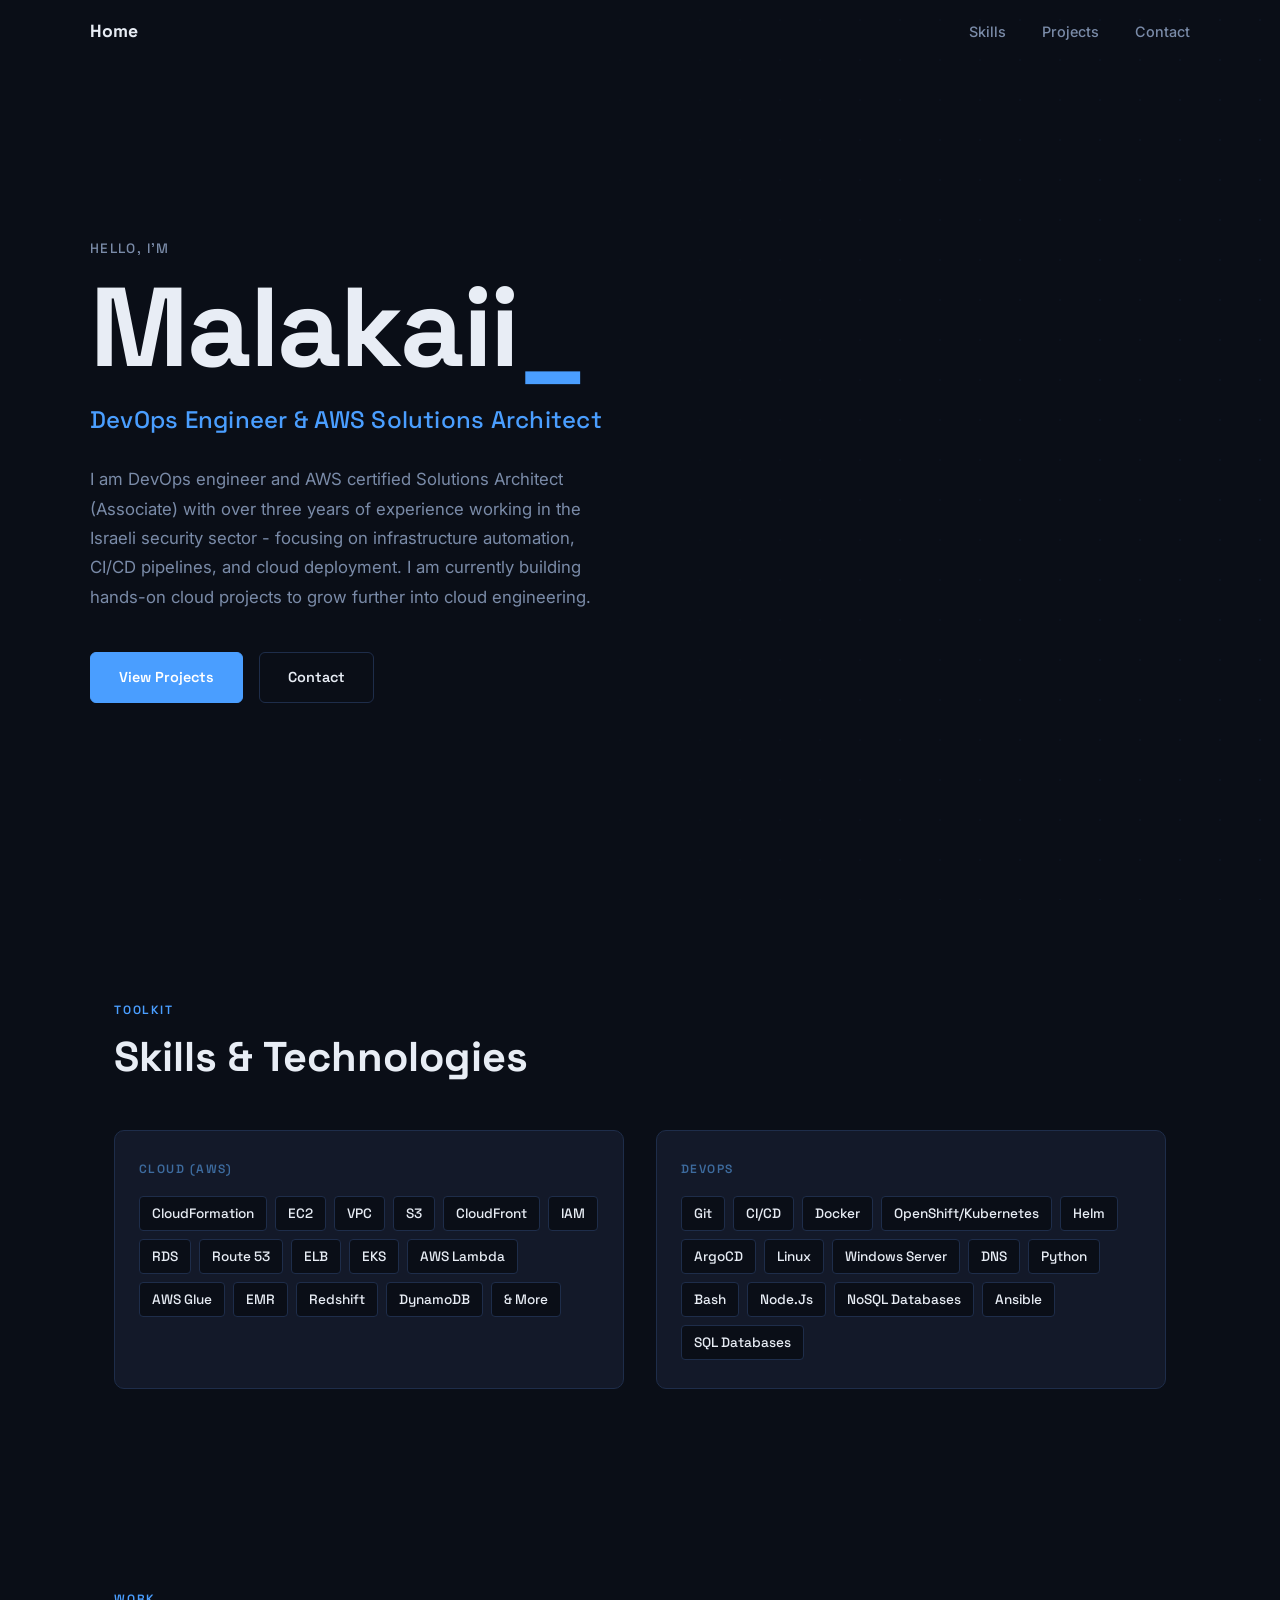
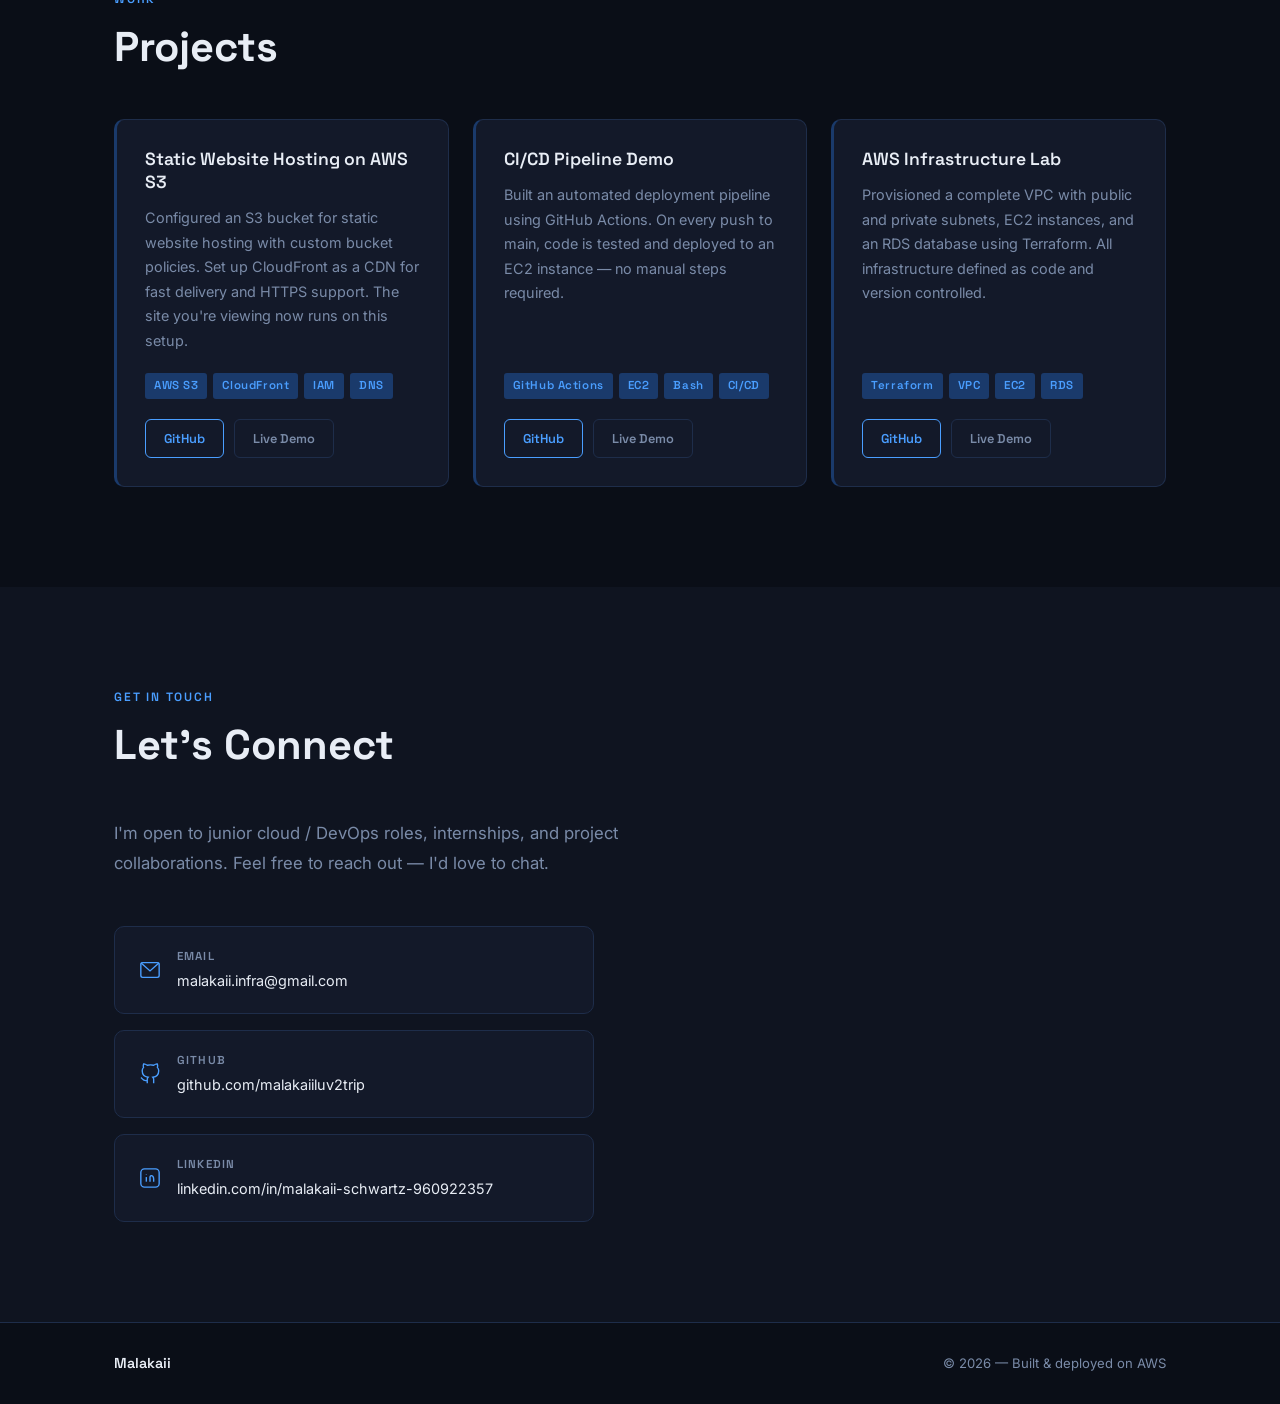
<file: index.html>
<!DOCTYPE html>
<html lang="en">
<head>
  <meta charset="UTF-8" />
  <meta name="viewport" content="width=device-width, initial-scale=1.0" />
  <title>Malakaii — DevOps Engineer & AWS Solutions Architect</title>

  <!-- Link to our stylesheet -->
  <link rel="stylesheet" href="style.css" />

  <!-- Google Fonts: Space Grotesk for headings, Inter for body text -->
  <link rel="preconnect" href="https://fonts.googleapis.com" />
  <link rel="preconnect" href="https://fonts.gstatic.com" crossorigin />
  <link href="https://fonts.googleapis.com/css2?family=Space+Grotesk:wght@400;500;600;700&family=Inter:wght@400;500&display=swap" rel="stylesheet" />
</head>

<body>

  <!-- =============================================
       NAVIGATION BAR
       Fixed at top, collapses on mobile
  ============================================== -->
  <header class="nav-header" id="nav-header">
    <nav class="nav-container">

      <!-- Logo / name in nav -->
      <a href="#hero" class="nav-logo">Home</a>

      <!-- Desktop nav links -->
      <ul class="nav-links" id="nav-links">
        <li><a href="#skills" class="nav-link">Skills</a></li>
        <li><a href="#projects" class="nav-link">Projects</a></li>
        <li><a href="#contact" class="nav-link">Contact</a></li>
      </ul>

      <!-- Mobile hamburger button (hidden on desktop) -->
      <button class="nav-toggle" id="nav-toggle" aria-label="Toggle navigation">
        <span class="hamburger-line"></span>
        <span class="hamburger-line"></span>
        <span class="hamburger-line"></span>
      </button>

    </nav>
  </header>

  <!-- =============================================
       MAIN CONTENT
  ============================================== -->
  <main>

    <!-- ── HERO SECTION ─────────────────────────
         Full-screen intro with name, title, and CTA buttons
    ─────────────────────────────────────────── -->
    <section class="hero" id="hero">
      <div class="hero-content">

        <!-- Small label above name -->
        <p class="hero-label">Hello, I'm</p>

        <!-- Name with blinking cursor — the signature design element -->
        <h1 class="hero-name">Malakaii<span class="cursor" aria-hidden="true">_</span></h1>

        <!-- Title -->
        <h2 class="hero-title">DevOps Engineer & AWS Solutions Architect</h2>

        <!-- Short intro paragraph -->
        <p class="hero-intro">
          I am  DevOps engineer and AWS certified Solutions Architect (Associate) with over three years of experience working in the Israeli security sector -
          focusing on infrastructure automation, CI/CD pipelines, and cloud deployment.
	        I am currently building hands-on cloud projects to grow further into cloud engineering.
        </p>

        <!-- Call-to-action buttons -->
        <div class="hero-buttons">
          <a href="#projects" class="btn btn-primary">View Projects</a>
          <a href="#contact" class="btn btn-secondary">Contact</a>
        </div>

      </div>

      <!-- Subtle decorative background grid (CSS-only) -->
      <div class="hero-grid-bg" aria-hidden="true"></div>
    </section>


    <!-- ── SKILLS SECTION ────────────────────────
         Skills displayed as clean grouped tags
    ─────────────────────────────────────────── -->
    <section class="section skills-section" id="skills">
      <div class="container">

        <div class="section-label">Toolkit</div>
        <h2 class="section-heading reveal">Skills & Technologies</h2>

        <!-- Skills grouped by category -->
        <div class="skills-grid reveal">

          <!-- Cloud group -->
          <div class="skill-group">
            <h3 class="skill-group-title">Cloud (AWS)</h3>
            <div class="skill-tags">
              <span class="skill-tag">CloudFormation</span>
              <span class="skill-tag">EC2</span>
              <span class="skill-tag">VPC</span>
              <span class="skill-tag">S3</span>
              <span class="skill-tag">CloudFront</span>
              <span class="skill-tag">IAM</span>
              <span class="skill-tag">RDS</span>
              <span class="skill-tag">Route 53</span>
              <span class="skill-tag">ELB</span>
              <span class="skill-tag">EKS</span>
              <span class="skill-tag">AWS Lambda</span>
              <span class="skill-tag">AWS Glue</span>
              <span class="skill-tag">EMR</span>
              <span class="skill-tag">Redshift</span>
              <span class="skill-tag">DynamoDB</span>
              <span class="skill-tag">& More</span>
            </div>
          </div>

          <!-- DevOps group -->
          <div class="skill-group">
            <h3 class="skill-group-title">DevOps</h3>
            <div class="skill-tags">
              <span class="skill-tag">Git</span>
              <span class="skill-tag">CI/CD</span>
              <span class="skill-tag">Docker</span>
              <span class="skill-tag">OpenShift/Kubernetes</span>
              <span class="skill-tag">Helm</span>
              <span class="skill-tag">ArgoCD</span>
              <span class="skill-tag">Linux</span>
              <span class="skill-tag">Windows Server</span>
              <span class="skill-tag">DNS</span>
              <span class="skill-tag">Python</span>
              <span class="skill-tag">Bash</span>
              <span class="skill-tag">Node.Js</span>
              <span class="skill-tag">NoSQL Databases</span>
              <span class="skill-tag">Ansible</span>
              <span class="skill-tag">SQL Databases</span>
            </div>
          </div>

        </div>

      </div>
    </section>


    <!-- ── PROJECTS SECTION ──────────────────────
         3 project cards with descriptions and links
    ─────────────────────────────────────────── -->
    <section class="section projects-section" id="projects">
      <div class="container">

        <div class="section-label">Work</div>
        <h2 class="section-heading reveal">Projects</h2>

        <div class="projects-grid">

          <!-- Project 1 -->
          <article class="project-card reveal">
            <div class="project-card-inner">
              <h3 class="project-title">Static Website Hosting on AWS S3</h3>
              <p class="project-description">
                Configured an S3 bucket for static website hosting with custom
                bucket policies. Set up CloudFront as a CDN for fast delivery
                and HTTPS support. The site you're viewing now runs on this setup.
              </p>
              <div class="project-tech">
                <span class="tech-tag">AWS S3</span>
                <span class="tech-tag">CloudFront</span>
                <span class="tech-tag">IAM</span>
                <span class="tech-tag">DNS</span>
              </div>
              <div class="project-links">
                <a href="https://github.com/malakaiiluv2trip/aws-portfolio" class="btn btn-outline btn-sm">GitHub</a>
                <a href="#" class="btn btn-ghost btn-sm">Live Demo</a>
              </div>
            </div>
          </article>

          <!-- Project 2 -->
          <article class="project-card reveal">
            <div class="project-card-inner">
              <h3 class="project-title">CI/CD Pipeline Demo</h3>
              <p class="project-description">
                Built an automated deployment pipeline using GitHub Actions.
                On every push to main, code is tested and deployed to an
                EC2 instance — no manual steps required.
              </p>
              <div class="project-tech">
                <span class="tech-tag">GitHub Actions</span>
                <span class="tech-tag">EC2</span>
                <span class="tech-tag">Bash</span>
                <span class="tech-tag">CI/CD</span>
              </div>
              <div class="project-links">
                <a href="#" class="btn btn-outline btn-sm">GitHub</a>
                <a href="#" class="btn btn-ghost btn-sm">Live Demo</a>
              </div>
            </div>
          </article>

          <!-- Project 3 -->
          <article class="project-card reveal">
            <div class="project-card-inner">
              <h3 class="project-title">AWS Infrastructure Lab</h3>
              <p class="project-description">
                Provisioned a complete VPC with public and private subnets,
                EC2 instances, and an RDS database using Terraform.
                All infrastructure defined as code and version controlled.
              </p>
              <div class="project-tech">
                <span class="tech-tag">Terraform</span>
                <span class="tech-tag">VPC</span>
                <span class="tech-tag">EC2</span>
                <span class="tech-tag">RDS</span>
              </div>
              <div class="project-links">
                <a href="#" class="btn btn-outline btn-sm">GitHub</a>
                <a href="#" class="btn btn-ghost btn-sm">Live Demo</a>
              </div>
            </div>
          </article>

        </div>
      </div>
    </section>


    <!-- ── CONTACT SECTION ───────────────────────
         Simple call-to-action with contact links
    ─────────────────────────────────────────── -->
    <section class="section contact-section" id="contact">
      <div class="container">

        <div class="section-label">Get In Touch</div>
        <h2 class="section-heading reveal">Let's Connect</h2>
        <p class="contact-intro reveal">
          
          I'm open to junior cloud / DevOps roles, internships, and project
          collaborations. Feel free to reach out — I'd love to chat.
        </p>

        <!-- Contact links as large buttons -->
        <div class="contact-links reveal">

          <a href="mailto:malakaii.infra@gmail.com" class="contact-item">
            <!-- Simple inline SVG email icon -->
            <svg class="contact-icon" viewBox="0 0 24 24" fill="none" stroke="currentColor" stroke-width="1.5" aria-hidden="true">
              <rect x="2" y="4" width="20" height="16" rx="2"/>
              <polyline points="2,4 12,13 22,4"/>
            </svg>
            <div class="contact-item-text">
              <span class="contact-item-label">Email</span>
              <span class="contact-item-value">malakaii.infra@gmail.com</span>
            </div>
          </a>

          <a href="https://github.com/malakaiiluv2trip" target="_blank" rel="noopener noreferrer" class="contact-item">
            <svg class="contact-icon" viewBox="0 0 24 24" fill="none" stroke="currentColor" stroke-width="1.5" aria-hidden="true">
              <path d="M9 19c-5 1.5-5-2.5-7-3m14 6v-3.87a3.37 3.37 0 0 0-.94-2.61c3.14-.35 6.44-1.54 6.44-7A5.44 5.44 0 0 0 20 4.77 5.07 5.07 0 0 0 19.91 1S18.73.65 16 2.48a13.38 13.38 0 0 0-7 0C6.27.65 5.09 1 5.09 1A5.07 5.07 0 0 0 5 4.77a5.44 5.44 0 0 0-1.5 3.78c0 5.42 3.3 6.61 6.44 7A3.37 3.37 0 0 0 9 18.13V22"/>
            </svg>
            <div class="contact-item-text">
              <span class="contact-item-label">GitHub</span>
              <span class="contact-item-value">github.com/malakaiiluv2trip</span>  
            </div>
          </a>

          <a href="https://linkedin.com/in/malakaii-schwartz-960922357" target="_blank" rel="noopener noreferrer" class="contact-item">
            <svg class="contact-icon" viewBox="0 0 24 24" fill="none" stroke="currentColor" stroke-width="1.5" aria-hidden="true">
              <rect x="2" y="2" width="20" height="20" rx="4"/>
              <line x1="8" y1="11" x2="8" y2="16"/>
              <line x1="8" y1="8" x2="8" y2="8.5"/>
              <path d="M12 16v-5m0 0c0-1.5 2-2 3-1s1 2.5 1 3v3"/>
            </svg>
            <div class="contact-item-text">
              <span class="contact-item-label">LinkedIn</span>
              <span class="contact-item-value">linkedin.com/in/malakaii-schwartz-960922357</span>
            </div>
          </a>

        </div>

      </div>
    </section>

  </main>


  <!-- ── FOOTER ────────────────────────────────
       Simple clean footer
  ─────────────────────────────────────────── -->
  <footer class="footer">
    <div class="container footer-inner">
      <span class="footer-name">Malakaii</span>
      <span class="footer-copy">© <span id="footer-year"></span> — Built & deployed on AWS</span>
    </div>
  </footer>


  <!-- Link to our JavaScript file — placed at bottom so HTML loads first -->
  <script src="script.js"></script>

</body>
</html>
</file>
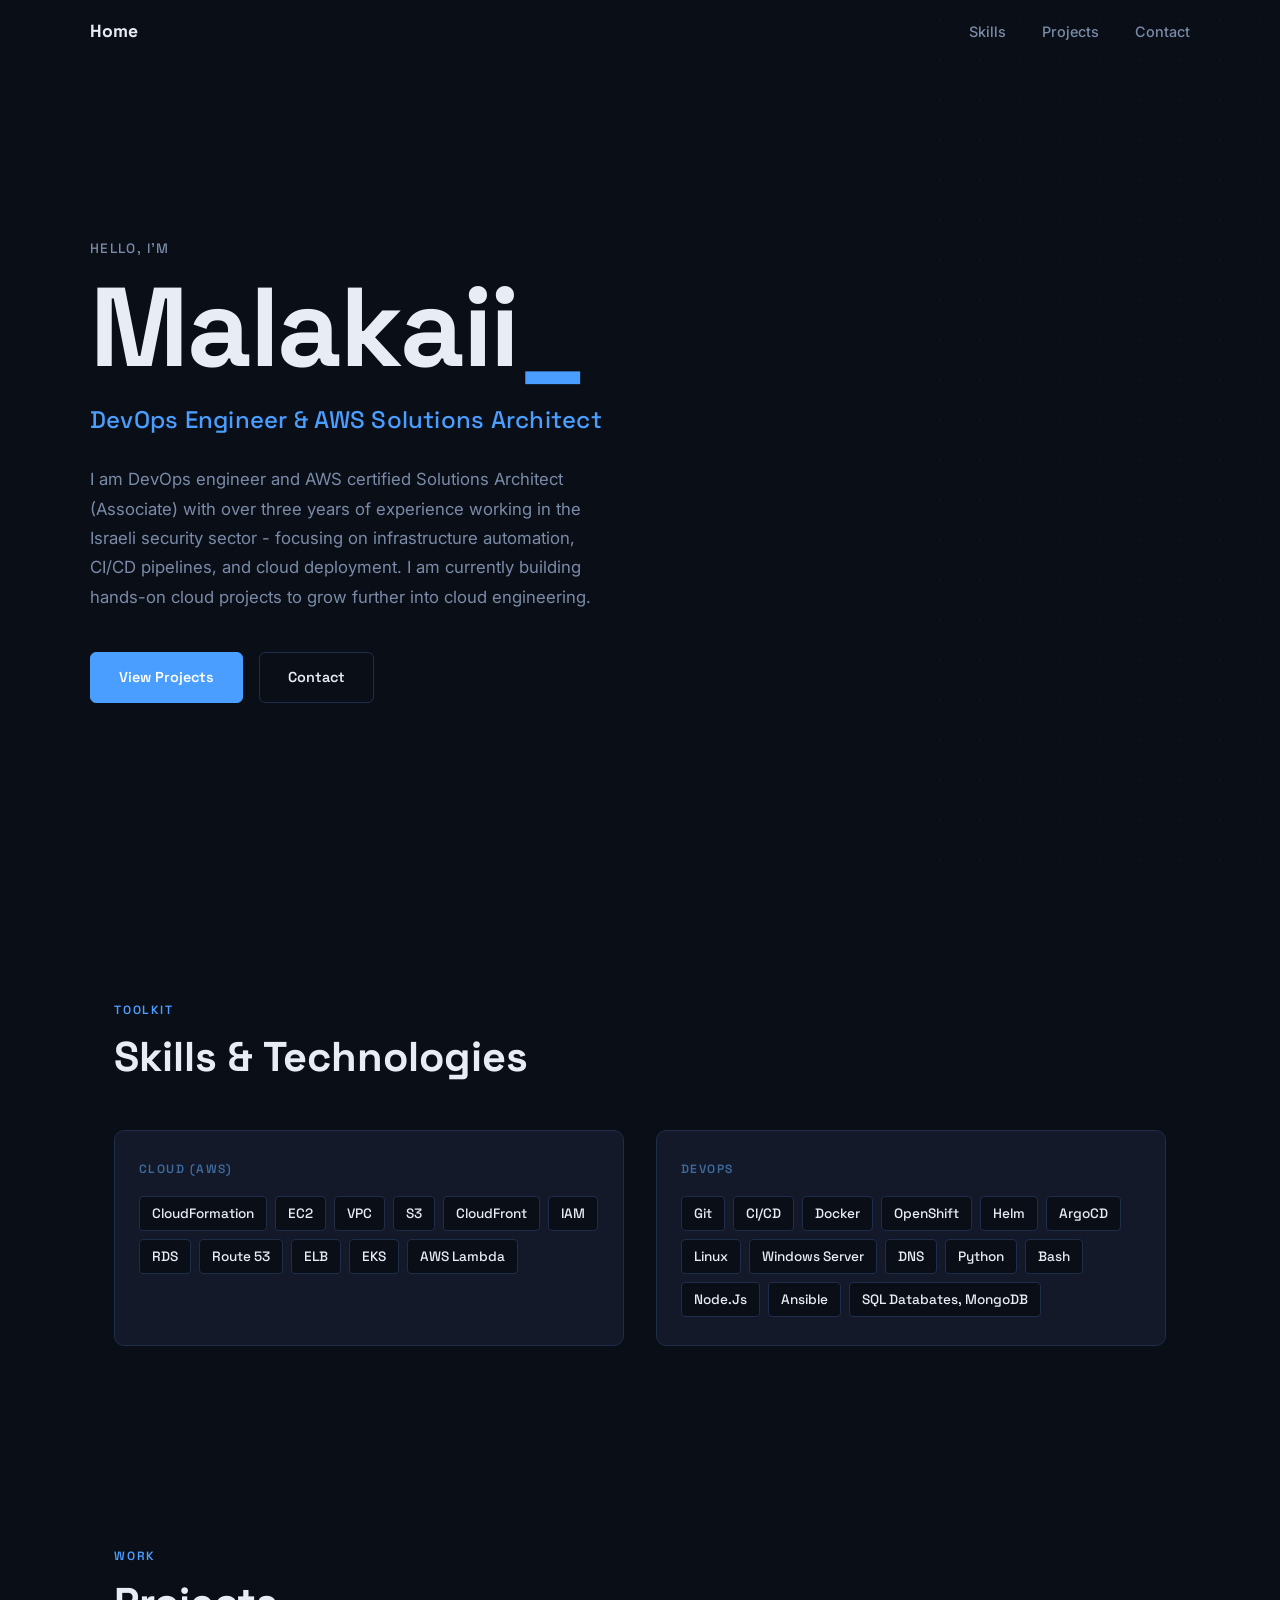
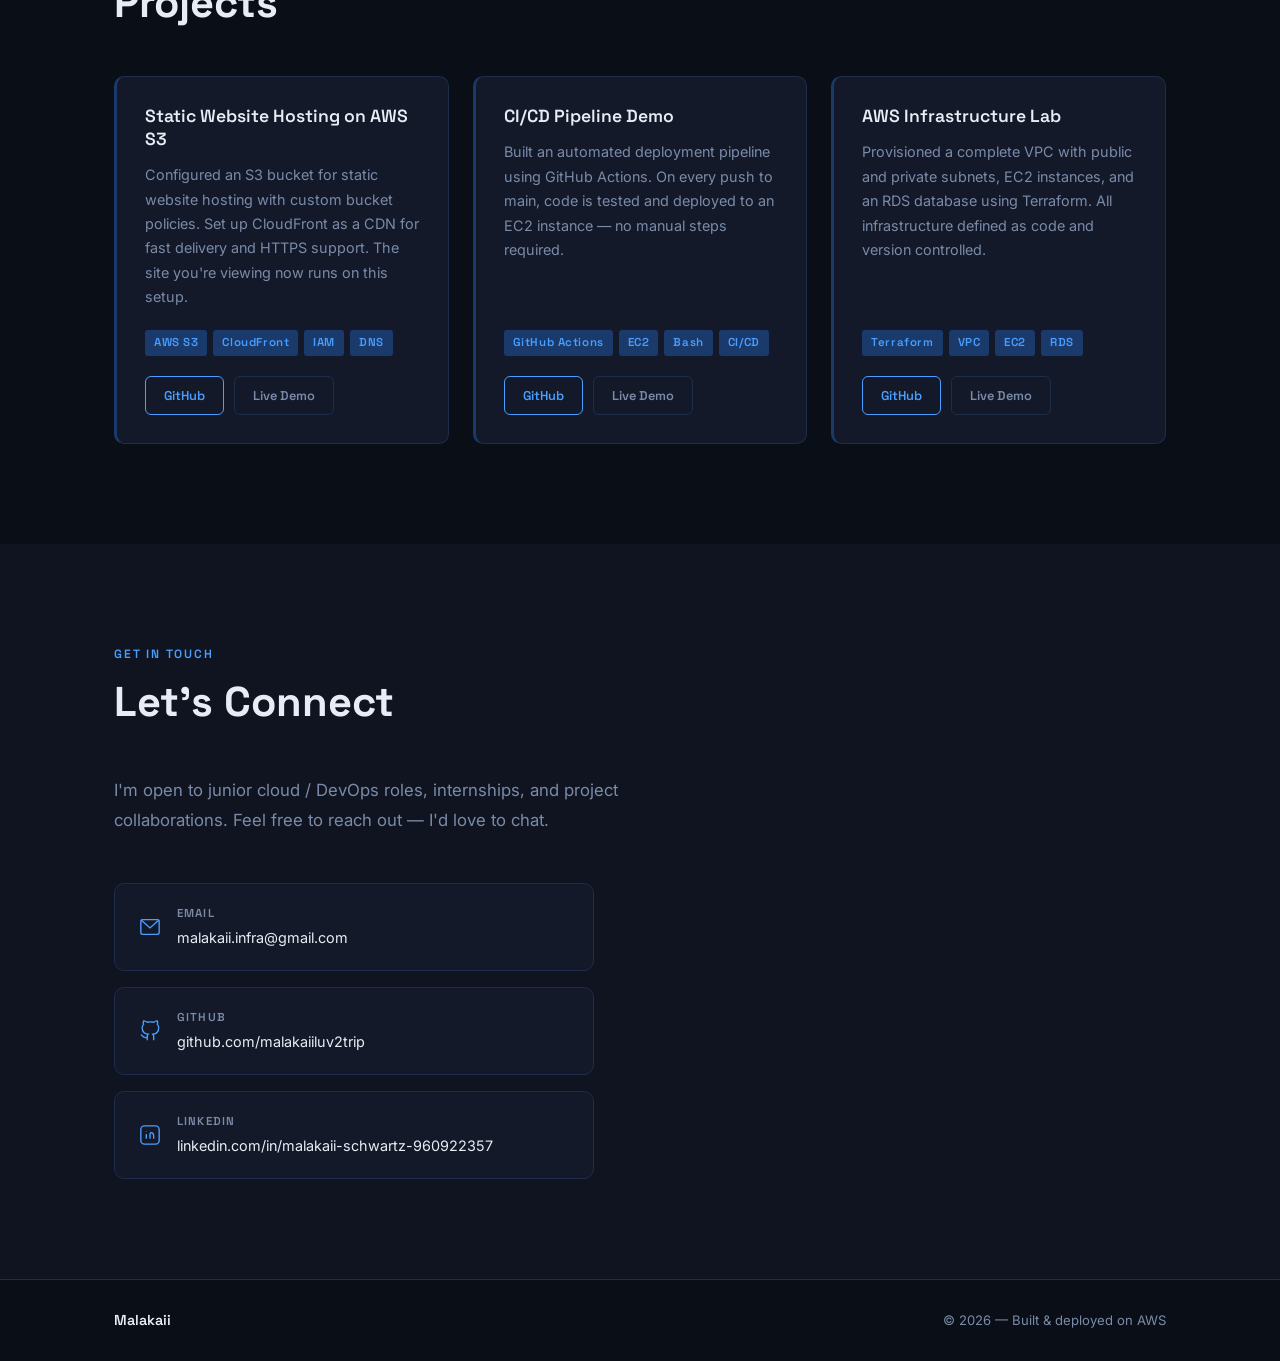
<file: static-site/index.html>
<!DOCTYPE html>
<html lang="en">
<head>
  <meta charset="UTF-8" />
  <meta name="viewport" content="width=device-width, initial-scale=1.0" />
  <title>Malakaii — DevOps Engineer & AWS Solutions Architect</title>

  <!-- Link to our stylesheet -->
  <link rel="stylesheet" href="style.css" />

  <!-- Google Fonts: Space Grotesk for headings, Inter for body text -->
  <link rel="preconnect" href="https://fonts.googleapis.com" />
  <link rel="preconnect" href="https://fonts.gstatic.com" crossorigin />
  <link href="https://fonts.googleapis.com/css2?family=Space+Grotesk:wght@400;500;600;700&family=Inter:wght@400;500&display=swap" rel="stylesheet" />
</head>

<body>

  <!-- =============================================
       NAVIGATION BAR
       Fixed at top, collapses on mobile
  ============================================== -->
  <header class="nav-header" id="nav-header">
    <nav class="nav-container">

      <!-- Logo / name in nav -->
      <a href="#hero" class="nav-logo">Home</a>

      <!-- Desktop nav links -->
      <ul class="nav-links" id="nav-links">
        <li><a href="#skills" class="nav-link">Skills</a></li>
        <li><a href="#projects" class="nav-link">Projects</a></li>
        <li><a href="#contact" class="nav-link">Contact</a></li>
      </ul>

      <!-- Mobile hamburger button (hidden on desktop) -->
      <button class="nav-toggle" id="nav-toggle" aria-label="Toggle navigation">
        <span class="hamburger-line"></span>
        <span class="hamburger-line"></span>
        <span class="hamburger-line"></span>
      </button>

    </nav>
  </header>

  <!-- =============================================
       MAIN CONTENT
  ============================================== -->
  <main>

    <!-- ── HERO SECTION ─────────────────────────
         Full-screen intro with name, title, and CTA buttons
    ─────────────────────────────────────────── -->
    <section class="hero" id="hero">
      <div class="hero-content">

        <!-- Small label above name -->
        <p class="hero-label">Hello, I'm</p>

        <!-- Name with blinking cursor — the signature design element -->
        <h1 class="hero-name">Malakaii<span class="cursor" aria-hidden="true">_</span></h1>

        <!-- Title -->
        <h2 class="hero-title">DevOps Engineer & AWS Solutions Architect</h2>

        <!-- Short intro paragraph -->
        <p class="hero-intro">
          I am  DevOps engineer and AWS certified Solutions Architect (Associate) with over three years of experience working in the Israeli security sector -
          focusing on infrastructure automation, CI/CD pipelines, and cloud deployment.
	        I am currently building hands-on cloud projects to grow further into cloud engineering.
        </p>

        <!-- Call-to-action buttons -->
        <div class="hero-buttons">
          <a href="#projects" class="btn btn-primary">View Projects</a>
          <a href="#contact" class="btn btn-secondary">Contact</a>
        </div>

      </div>

      <!-- Subtle decorative background grid (CSS-only) -->
      <div class="hero-grid-bg" aria-hidden="true"></div>
    </section>


    <!-- ── SKILLS SECTION ────────────────────────
         Skills displayed as clean grouped tags
    ─────────────────────────────────────────── -->
    <section class="section skills-section" id="skills">
      <div class="container">

        <div class="section-label">Toolkit</div>
        <h2 class="section-heading reveal">Skills & Technologies</h2>

        <!-- Skills grouped by category -->
        <div class="skills-grid reveal">

          <!-- Cloud group -->
          <div class="skill-group">
            <h3 class="skill-group-title">Cloud (AWS)</h3>
            <div class="skill-tags">
              <span class="skill-tag">CloudFormation</span>
              <span class="skill-tag">EC2</span>
              <span class="skill-tag">VPC</span>
              <span class="skill-tag">S3</span>
              <span class="skill-tag">CloudFront</span>
              <span class="skill-tag">IAM</span>
              <span class="skill-tag">RDS</span>
              <span class="skill-tag">Route 53</span>
              <span class="skill-tag">ELB</span>
              <span class="skill-tag">EKS</span>
              <span class="skill-tag">AWS Lambda</span>
            </div>
          </div>

          <!-- DevOps group -->
          <div class="skill-group">
            <h3 class="skill-group-title">DevOps</h3>
            <div class="skill-tags">
              <span class="skill-tag">Git</span>
              <span class="skill-tag">CI/CD</span>
              <span class="skill-tag">Docker</span>
              <span class="skill-tag">OpenShift</span>
              <span class="skill-tag">Helm</span>
              <span class="skill-tag">ArgoCD</span>
              <span class="skill-tag">Linux</span>
              <span class="skill-tag">Windows Server</span>
              <span class="skill-tag">DNS</span>
              <span class="skill-tag">Python</span>
              <span class="skill-tag">Bash</span>
              <span class="skill-tag">Node.Js</span>
              <span class="skill-tag">Ansible</span>
              <span class="skill-tag">SQL Databates, MongoDB</span>

            </div>
          </div>

        </div>

      </div>
    </section>


    <!-- ── PROJECTS SECTION ──────────────────────
         3 project cards with descriptions and links
    ─────────────────────────────────────────── -->
    <section class="section projects-section" id="projects">
      <div class="container">

        <div class="section-label">Work</div>
        <h2 class="section-heading reveal">Projects</h2>

        <div class="projects-grid">

          <!-- Project 1 -->
          <article class="project-card reveal">
            <div class="project-card-inner">
              <h3 class="project-title">Static Website Hosting on AWS S3</h3>
              <p class="project-description">
                Configured an S3 bucket for static website hosting with custom
                bucket policies. Set up CloudFront as a CDN for fast delivery
                and HTTPS support. The site you're viewing now runs on this setup.
              </p>
              <div class="project-tech">
                <span class="tech-tag">AWS S3</span>
                <span class="tech-tag">CloudFront</span>
                <span class="tech-tag">IAM</span>
                <span class="tech-tag">DNS</span>
              </div>
              <div class="project-links">
                <a href="#" class="btn btn-outline btn-sm">GitHub</a>
                <a href="#" class="btn btn-ghost btn-sm">Live Demo</a>
              </div>
            </div>
          </article>

          <!-- Project 2 -->
          <article class="project-card reveal">
            <div class="project-card-inner">
              <h3 class="project-title">CI/CD Pipeline Demo</h3>
              <p class="project-description">
                Built an automated deployment pipeline using GitHub Actions.
                On every push to main, code is tested and deployed to an
                EC2 instance — no manual steps required.
              </p>
              <div class="project-tech">
                <span class="tech-tag">GitHub Actions</span>
                <span class="tech-tag">EC2</span>
                <span class="tech-tag">Bash</span>
                <span class="tech-tag">CI/CD</span>
              </div>
              <div class="project-links">
                <a href="#" class="btn btn-outline btn-sm">GitHub</a>
                <a href="#" class="btn btn-ghost btn-sm">Live Demo</a>
              </div>
            </div>
          </article>

          <!-- Project 3 -->
          <article class="project-card reveal">
            <div class="project-card-inner">
              <h3 class="project-title">AWS Infrastructure Lab</h3>
              <p class="project-description">
                Provisioned a complete VPC with public and private subnets,
                EC2 instances, and an RDS database using Terraform.
                All infrastructure defined as code and version controlled.
              </p>
              <div class="project-tech">
                <span class="tech-tag">Terraform</span>
                <span class="tech-tag">VPC</span>
                <span class="tech-tag">EC2</span>
                <span class="tech-tag">RDS</span>
              </div>
              <div class="project-links">
                <a href="#" class="btn btn-outline btn-sm">GitHub</a>
                <a href="#" class="btn btn-ghost btn-sm">Live Demo</a>
              </div>
            </div>
          </article>

        </div>
      </div>
    </section>


    <!-- ── CONTACT SECTION ───────────────────────
         Simple call-to-action with contact links
    ─────────────────────────────────────────── -->
    <section class="section contact-section" id="contact">
      <div class="container">

        <div class="section-label">Get In Touch</div>
        <h2 class="section-heading reveal">Let's Connect</h2>
        <p class="contact-intro reveal">
          
          I'm open to junior cloud / DevOps roles, internships, and project
          collaborations. Feel free to reach out — I'd love to chat.
        </p>

        <!-- Contact links as large buttons -->
        <div class="contact-links reveal">

          <a href="mailto:malakaii.infra@gmail.com" class="contact-item">
            <!-- Simple inline SVG email icon -->
            <svg class="contact-icon" viewBox="0 0 24 24" fill="none" stroke="currentColor" stroke-width="1.5" aria-hidden="true">
              <rect x="2" y="4" width="20" height="16" rx="2"/>
              <polyline points="2,4 12,13 22,4"/>
            </svg>
            <div class="contact-item-text">
              <span class="contact-item-label">Email</span>
              <span class="contact-item-value">malakaii.infra@gmail.com</span>
            </div>
          </a>

          <a href="https://github.com/malakaiiluv2trip" target="_blank" rel="noopener noreferrer" class="contact-item">
            <svg class="contact-icon" viewBox="0 0 24 24" fill="none" stroke="currentColor" stroke-width="1.5" aria-hidden="true">
              <path d="M9 19c-5 1.5-5-2.5-7-3m14 6v-3.87a3.37 3.37 0 0 0-.94-2.61c3.14-.35 6.44-1.54 6.44-7A5.44 5.44 0 0 0 20 4.77 5.07 5.07 0 0 0 19.91 1S18.73.65 16 2.48a13.38 13.38 0 0 0-7 0C6.27.65 5.09 1 5.09 1A5.07 5.07 0 0 0 5 4.77a5.44 5.44 0 0 0-1.5 3.78c0 5.42 3.3 6.61 6.44 7A3.37 3.37 0 0 0 9 18.13V22"/>
            </svg>
            <div class="contact-item-text">
              <span class="contact-item-label">GitHub</span>
              <span class="contact-item-value">github.com/malakaiiluv2trip</span>  
            </div>
          </a>

          <a href="https://linkedin.com/in/malakaii-schwartz-960922357" target="_blank" rel="noopener noreferrer" class="contact-item">
            <svg class="contact-icon" viewBox="0 0 24 24" fill="none" stroke="currentColor" stroke-width="1.5" aria-hidden="true">
              <rect x="2" y="2" width="20" height="20" rx="4"/>
              <line x1="8" y1="11" x2="8" y2="16"/>
              <line x1="8" y1="8" x2="8" y2="8.5"/>
              <path d="M12 16v-5m0 0c0-1.5 2-2 3-1s1 2.5 1 3v3"/>
            </svg>
            <div class="contact-item-text">
              <span class="contact-item-label">LinkedIn</span>
              <span class="contact-item-value">linkedin.com/in/malakaii-schwartz-960922357</span>
            </div>
          </a>

        </div>

      </div>
    </section>

  </main>


  <!-- ── FOOTER ────────────────────────────────
       Simple clean footer
  ─────────────────────────────────────────── -->
  <footer class="footer">
    <div class="container footer-inner">
      <span class="footer-name">Malakaii</span>
      <span class="footer-copy">© <span id="footer-year"></span> — Built & deployed on AWS</span>
    </div>
  </footer>


  <!-- Link to our JavaScript file — placed at bottom so HTML loads first -->
  <script src="script.js"></script>

</body>
</html>
</file>
<file: style.css>
/* =============================================
   MALAKAII — PORTFOLIO STYLESHEET
   Dark modern theme, clean and professional
   Using Space Grotesk (headings) + Inter (body)
============================================= */


/* ── CSS CUSTOM PROPERTIES (VARIABLES) ──────
   Change colors and fonts in one place here
─────────────────────────────────────────── */
:root {
  /* Colors */
  --color-bg:          #0A0E17;   /* Main background — deep navy/black */
  --color-bg-alt:      #0F1420;   /* Alternate section background */
  --color-surface:     #131929;   /* Card / surface background */
  --color-border:      #1E2D4A;   /* Subtle borders */
  --color-accent:      #4A9EFF;   /* Electric blue — primary accent */
  --color-accent-dim:  #1A3A6B;   /* Muted accent for hover fills */
  --color-text:        #E8EDF5;   /* Primary text — near white */
  --color-text-muted:  #7A8BA8;   /* Secondary text — slate grey */
  --color-label:       #3D6B9E;   /* Section labels */

  /* Typography */
  --font-display: 'Space Grotesk', sans-serif;
  --font-body:    'Inter', sans-serif;

  /* Spacing */
  --section-padding: 100px 0;
  --container-width: 1100px;
  --container-padding: 0 24px;

  /* Transitions */
  --transition-fast: 0.2s ease;
  --transition-med:  0.35s ease;
}


/* ── RESET & BASE STYLES ────────────────────
   Remove browser defaults, set sensible base
─────────────────────────────────────────── */
*, *::before, *::after {
  box-sizing: border-box;
  margin: 0;
  padding: 0;
}

html {
  scroll-behavior: smooth; /* Enables smooth scrolling for anchor links */
}

body {
  background-color: var(--color-bg);
  color: var(--color-text);
  font-family: var(--font-body);
  font-size: 16px;
  line-height: 1.7;
  -webkit-font-smoothing: antialiased;
}

/* Remove list styling globally (we'll add it back where needed) */
ul, ol {
  list-style: none;
}

/* Remove underline from links by default */
a {
  color: inherit;
  text-decoration: none;
}

/* Make images responsive */
img {
  max-width: 100%;
  display: block;
}

/* Focus styles for keyboard accessibility */
a:focus-visible,
button:focus-visible {
  outline: 2px solid var(--color-accent);
  outline-offset: 3px;
  border-radius: 4px;
}


/* ── CONTAINER ──────────────────────────────
   Centers content and limits max width
─────────────────────────────────────────── */
.container {
  max-width: var(--container-width);
  margin: 0 auto;
  padding: var(--container-padding);
}


/* ── SECTION BASE STYLES ────────────────────
   Shared styles for all main sections
─────────────────────────────────────────── */
.section {
  padding: var(--section-padding);
}

/* Alternating section backgrounds for visual rhythm */
.about-section,
.contact-section {
  background-color: var(--color-bg-alt);
}

/* Small label above section headings */
.section-label {
  font-family: var(--font-display);
  font-size: 0.75rem;
  font-weight: 600;
  letter-spacing: 0.15em;
  text-transform: uppercase;
  color: var(--color-accent);
  margin-bottom: 12px;
}

/* Main section headings */
.section-heading {
  font-family: var(--font-display);
  font-size: clamp(1.8rem, 4vw, 2.6rem);
  font-weight: 700;
  color: var(--color-text);
  margin-bottom: 48px;
  line-height: 1.2;
}


/* ── NAVIGATION ─────────────────────────────
   Fixed top bar that gets a backdrop on scroll
─────────────────────────────────────────── */
.nav-header {
  position: fixed;
  top: 0;
  left: 0;
  right: 0;
  z-index: 100;
  padding: 0 24px;
  height: 64px;
  display: flex;
  align-items: center;
  transition: background-color var(--transition-med), border-bottom var(--transition-med);
}

/* This class is added by JavaScript when the user scrolls down */
.nav-header.scrolled {
  background-color: rgba(10, 14, 23, 0.92);
  backdrop-filter: blur(12px);
  border-bottom: 1px solid var(--color-border);
}

.nav-container {
  max-width: var(--container-width);
  width: 100%;
  margin: 0 auto;
  display: flex;
  align-items: center;
  justify-content: space-between;
}

/* Logo / Name in nav */
.nav-logo {
  font-family: var(--font-display);
  font-size: 1.1rem;
  font-weight: 700;
  color: var(--color-text);
  transition: color var(--transition-fast);
}

.nav-logo:hover {
  color: var(--color-accent);
}

/* Desktop nav links in a row */
.nav-links {
  display: flex;
  align-items: center;
  gap: 36px;
}

.nav-link {
  font-family: var(--font-body);
  font-size: 0.9rem;
  font-weight: 500;
  color: var(--color-text-muted);
  transition: color var(--transition-fast);
  position: relative;
  padding-bottom: 2px;
}

/* Underline animation on hover */
.nav-link::after {
  content: '';
  position: absolute;
  bottom: -2px;
  left: 0;
  width: 0;
  height: 1px;
  background-color: var(--color-accent);
  transition: width var(--transition-med);
}

.nav-link:hover {
  color: var(--color-text);
}

.nav-link:hover::after {
  width: 100%;
}

/* Mobile hamburger button — hidden on desktop */
.nav-toggle {
  display: none;
  flex-direction: column;
  gap: 5px;
  background: none;
  border: none;
  cursor: pointer;
  padding: 4px;
}

.hamburger-line {
  display: block;
  width: 24px;
  height: 2px;
  background-color: var(--color-text);
  transition: transform var(--transition-med), opacity var(--transition-fast);
  border-radius: 2px;
}

/* Animate hamburger to X when menu is open */
.nav-toggle.open .hamburger-line:nth-child(1) {
  transform: translateY(7px) rotate(45deg);
}

.nav-toggle.open .hamburger-line:nth-child(2) {
  opacity: 0;
}

.nav-toggle.open .hamburger-line:nth-child(3) {
  transform: translateY(-7px) rotate(-45deg);
}


/* ── HERO SECTION ───────────────────────────
   Full-screen intro section
─────────────────────────────────────────── */
.hero {
  position: relative;
  min-height: 100vh;
  display: flex;
  align-items: center;
  padding: 120px 24px 80px;
  overflow: hidden;
}

.hero-content {
  max-width: var(--container-width);
  margin: 0 auto;
  width: 100%;
  position: relative;
  z-index: 2; /* Sits above the background grid */
}

/* Small label text above name */
.hero-label {
  font-family: var(--font-display);
  font-size: 0.85rem;
  font-weight: 500;
  letter-spacing: 0.1em;
  text-transform: uppercase;
  color: var(--color-text-muted);
  margin-bottom: 12px;
}

/* Large name heading */
.hero-name {
  font-family: var(--font-display);
  font-size: clamp(3.5rem, 9vw, 7rem);
  font-weight: 700;
  line-height: 1.0;
  color: var(--color-text);
  margin-bottom: 16px;
  letter-spacing: -0.02em;
}

/* Blinking cursor — the signature element of this design */
.cursor {
  color: var(--color-accent);
  animation: blink 1.1s step-end infinite;
}

@keyframes blink {
  0%, 100% { opacity: 1; }
  50%       { opacity: 0; }
}

/* Job title */
.hero-title {
  font-family: var(--font-display);
  font-size: clamp(1.1rem, 3vw, 1.5rem);
  font-weight: 500;
  color: var(--color-accent);
  margin-bottom: 24px;
  letter-spacing: 0.01em;
}

/* Intro paragraph */
.hero-intro {
  font-size: 1.05rem;
  color: var(--color-text-muted);
  max-width: 520px;
  margin-bottom: 40px;
  line-height: 1.75;
}

/* CTA button row */
.hero-buttons {
  display: flex;
  gap: 16px;
  flex-wrap: wrap;
}

/* Subtle CSS-only dot grid background pattern */
.hero-grid-bg {
  position: absolute;
  inset: 0;
  z-index: 1;
  background-image: radial-gradient(
    circle,
    rgba(74, 158, 255, 0.07) 1px,
    transparent 1px
  );
  background-size: 40px 40px;
  /* Fade out towards the left where the text is */
  mask-image: linear-gradient(to left, rgba(0,0,0,0.6) 0%, transparent 70%);
  -webkit-mask-image: linear-gradient(to left, rgba(0,0,0,0.6) 0%, transparent 70%);
}


/* ── BUTTONS ────────────────────────────────
   Reusable button styles
─────────────────────────────────────────── */

/* Base button reset */
.btn {
  display: inline-block;
  font-family: var(--font-display);
  font-size: 0.9rem;
  font-weight: 600;
  padding: 12px 28px;
  border-radius: 6px;
  border: 1.5px solid transparent;
  cursor: pointer;
  transition: background-color var(--transition-fast),
              color var(--transition-fast),
              border-color var(--transition-fast),
              transform var(--transition-fast),
              box-shadow var(--transition-fast);
  white-space: nowrap;
}

.btn:hover {
  transform: translateY(-2px);
}

/* Solid primary button */
.btn-primary {
  background-color: var(--color-accent);
  color: #ffffff;
  border-color: var(--color-accent);
}

.btn-primary:hover {
  background-color: #6BB3FF;
  border-color: #6BB3FF;
  box-shadow: 0 8px 24px rgba(74, 158, 255, 0.25);
}

/* Outlined secondary button */
.btn-secondary {
  background-color: transparent;
  color: var(--color-text);
  border-color: var(--color-border);
}

.btn-secondary:hover {
  border-color: var(--color-accent);
  color: var(--color-accent);
}

/* Small outlined button (used on project cards) */
.btn-outline {
  background-color: transparent;
  color: var(--color-accent);
  border-color: var(--color-accent);
}

.btn-outline:hover {
  background-color: var(--color-accent-dim);
}

/* Ghost button — no border, just text */
.btn-ghost {
  background-color: transparent;
  color: var(--color-text-muted);
  border-color: var(--color-border);
}

.btn-ghost:hover {
  color: var(--color-text);
  border-color: var(--color-text-muted);
}

/* Small variant for project card buttons */
.btn-sm {
  font-size: 0.8rem;
  padding: 8px 18px;
}


/* ── ABOUT SECTION ──────────────────────────
─────────────────────────────────────────── */
.about-content {
  max-width: 680px;
}

.about-text {
  font-size: 1.05rem;
  color: var(--color-text-muted);
  line-height: 1.8;
  margin-bottom: 20px;
}

.about-text:last-child {
  margin-bottom: 0;
}


/* ── SKILLS SECTION ─────────────────────────
─────────────────────────────────────────── */
.skills-grid {
  display: grid;
  grid-template-columns: repeat(auto-fit, minmax(220px, 1fr));
  gap: 32px;
}

/* Individual skill group card */
.skill-group {
  background-color: var(--color-surface);
  border: 1px solid var(--color-border);
  border-radius: 10px;
  padding: 28px 24px;
  transition: border-color var(--transition-fast);
}

.skill-group:hover {
  border-color: var(--color-accent);
}

/* Group title (e.g. "Cloud (AWS)") */
.skill-group-title {
  font-family: var(--font-display);
  font-size: 0.75rem;
  font-weight: 600;
  letter-spacing: 0.12em;
  text-transform: uppercase;
  color: var(--color-label);
  margin-bottom: 16px;
}

/* Row of skill tags */
.skill-tags {
  display: flex;
  flex-wrap: wrap;
  gap: 8px;
}

/* Individual skill tag pill */
.skill-tag {
  font-family: var(--font-display);
  font-size: 0.85rem;
  font-weight: 500;
  color: var(--color-text);
  background-color: var(--color-bg);
  border: 1px solid var(--color-border);
  border-radius: 4px;
  padding: 5px 12px;
  transition: border-color var(--transition-fast), color var(--transition-fast);
}

.skill-tag:hover {
  border-color: var(--color-accent);
  color: var(--color-accent);
}


/* ── PROJECTS SECTION ───────────────────────
─────────────────────────────────────────── */
.projects-grid {
  display: grid;
  grid-template-columns: repeat(auto-fit, minmax(300px, 1fr));
  gap: 24px;
}

/* Project card */
.project-card {
  background-color: var(--color-surface);
  border: 1px solid var(--color-border);
  border-radius: 10px;
  overflow: hidden;
  transition: border-color var(--transition-med), transform var(--transition-med);
  /* Left accent border — a clean structural marker */
  border-left: 3px solid var(--color-accent-dim);
}

.project-card:hover {
  border-color: var(--color-accent);
  border-left-color: var(--color-accent);
  transform: translateY(-4px);
}

.project-card-inner {
  padding: 28px;
  display: flex;
  flex-direction: column;
  height: 100%;
}

.project-title {
  font-family: var(--font-display);
  font-size: 1.1rem;
  font-weight: 600;
  color: var(--color-text);
  margin-bottom: 12px;
  line-height: 1.3;
}

.project-description {
  font-size: 0.9rem;
  color: var(--color-text-muted);
  line-height: 1.7;
  margin-bottom: 20px;
  flex-grow: 1; /* Push the tech tags and links to the bottom */
}

/* Tech tags row */
.project-tech {
  display: flex;
  flex-wrap: wrap;
  gap: 6px;
  margin-bottom: 20px;
}

.tech-tag {
  font-family: var(--font-display);
  font-size: 0.72rem;
  font-weight: 600;
  letter-spacing: 0.05em;
  color: var(--color-accent);
  background-color: var(--color-accent-dim);
  border-radius: 3px;
  padding: 3px 9px;
}

/* Button row at bottom of card */
.project-links {
  display: flex;
  gap: 10px;
}


/* ── CONTACT SECTION ────────────────────────
─────────────────────────────────────────── */
.contact-intro {
  font-size: 1.05rem;
  color: var(--color-text-muted);
  max-width: 520px;
  margin-bottom: 48px;
  line-height: 1.8;
}

/* Row of contact links */
.contact-links {
  display: flex;
  flex-direction: column;
  gap: 16px;
  max-width: 480px;
}

/* Individual contact link row */
.contact-item {
  display: flex;
  align-items: center;
  gap: 16px;
  padding: 20px 24px;
  background-color: var(--color-surface);
  border: 1px solid var(--color-border);
  border-radius: 10px;
  transition: border-color var(--transition-fast), transform var(--transition-fast);
}

.contact-item:hover {
  border-color: var(--color-accent);
  transform: translateX(4px);
}

.contact-icon {
  width: 22px;
  height: 22px;
  flex-shrink: 0;
  color: var(--color-accent);
}

.contact-item-text {
  display: flex;
  flex-direction: column;
}

.contact-item-label {
  font-family: var(--font-display);
  font-size: 0.72rem;
  font-weight: 600;
  letter-spacing: 0.1em;
  text-transform: uppercase;
  color: var(--color-text-muted);
  margin-bottom: 2px;
}

.contact-item-value {
  font-size: 0.9rem;
  color: var(--color-text);
}


/* ── FOOTER ─────────────────────────────────
─────────────────────────────────────────── */
.footer {
  padding: 28px 24px;
  border-top: 1px solid var(--color-border);
  background-color: var(--color-bg);
}

.footer-inner {
  display: flex;
  align-items: center;
  justify-content: space-between;
  flex-wrap: wrap;
  gap: 8px;
}

.footer-name {
  font-family: var(--font-display);
  font-size: 0.9rem;
  font-weight: 600;
  color: var(--color-text);
}

.footer-copy {
  font-size: 0.82rem;
  color: var(--color-text-muted);
}


/* ── SCROLL REVEAL ANIMATION ────────────────
   Elements with class "reveal" start hidden
   and fade in when scrolled into view.
   JavaScript adds the "visible" class.
─────────────────────────────────────────── */
.reveal {
  opacity: 0;
  transform: translateY(20px);
  transition: opacity 0.55s ease, transform 0.55s ease;
}

.reveal.visible {
  opacity: 1;
  transform: translateY(0);
}

/* Respect user's preference for reduced motion */
@media (prefers-reduced-motion: reduce) {
  .reveal {
    opacity: 1;
    transform: none;
    transition: none;
  }

  .cursor {
    animation: none;
  }

  .btn:hover {
    transform: none;
  }
}


/* ── RESPONSIVE: TABLET ─────────────────────
   Screens narrower than 768px
─────────────────────────────────────────── */
@media (max-width: 768px) {

  /* Reduce section padding on smaller screens */
  .section {
    padding: 72px 0;
  }

  /* Hide nav links and show hamburger button */
  .nav-links {
    display: none;
    position: absolute;
    top: 64px; /* Height of the nav bar */
    left: 0;
    right: 0;
    flex-direction: column;
    gap: 0;
    background-color: rgba(10, 14, 23, 0.98);
    border-bottom: 1px solid var(--color-border);
    padding: 16px 0;
  }

  /* Show nav links when menu is open (class added by JS) */
  .nav-links.open {
    display: flex;
  }

  .nav-link {
    padding: 14px 24px;
    font-size: 1rem;
    display: block;
    width: 100%;
  }

  /* Remove the underline animation on mobile (not needed) */
  .nav-link::after {
    display: none;
  }

  /* Show hamburger button */
  .nav-toggle {
    display: flex;
  }

  /* Stack hero buttons vertically on small screens */
  .hero-buttons {
    flex-direction: column;
    align-items: flex-start;
  }

  .btn {
    width: 100%;
    text-align: center;
    max-width: 280px;
  }

  /* Projects in a single column */
  .projects-grid {
    grid-template-columns: 1fr;
  }

  /* Skills in a single column */
  .skills-grid {
    grid-template-columns: 1fr;
  }
}


/* ── RESPONSIVE: MOBILE ─────────────────────
   Screens narrower than 480px
─────────────────────────────────────────── */
@media (max-width: 480px) {
  .section {
    padding: 60px 0;
  }

  .hero-intro {
    font-size: 0.95rem;
  }

  .contact-item {
    padding: 16px 18px;
  }

  .footer-inner {
    flex-direction: column;
    text-align: center;
  }
}
</file>
<file: static-site/style.css>
/* =============================================
   MALAKAII — PORTFOLIO STYLESHEET
   Dark modern theme, clean and professional
   Using Space Grotesk (headings) + Inter (body)
============================================= */


/* ── CSS CUSTOM PROPERTIES (VARIABLES) ──────
   Change colors and fonts in one place here
─────────────────────────────────────────── */
:root {
  /* Colors */
  --color-bg:          #0A0E17;   /* Main background — deep navy/black */
  --color-bg-alt:      #0F1420;   /* Alternate section background */
  --color-surface:     #131929;   /* Card / surface background */
  --color-border:      #1E2D4A;   /* Subtle borders */
  --color-accent:      #4A9EFF;   /* Electric blue — primary accent */
  --color-accent-dim:  #1A3A6B;   /* Muted accent for hover fills */
  --color-text:        #E8EDF5;   /* Primary text — near white */
  --color-text-muted:  #7A8BA8;   /* Secondary text — slate grey */
  --color-label:       #3D6B9E;   /* Section labels */

  /* Typography */
  --font-display: 'Space Grotesk', sans-serif;
  --font-body:    'Inter', sans-serif;

  /* Spacing */
  --section-padding: 100px 0;
  --container-width: 1100px;
  --container-padding: 0 24px;

  /* Transitions */
  --transition-fast: 0.2s ease;
  --transition-med:  0.35s ease;
}


/* ── RESET & BASE STYLES ────────────────────
   Remove browser defaults, set sensible base
─────────────────────────────────────────── */
*, *::before, *::after {
  box-sizing: border-box;
  margin: 0;
  padding: 0;
}

html {
  scroll-behavior: smooth; /* Enables smooth scrolling for anchor links */
}

body {
  background-color: var(--color-bg);
  color: var(--color-text);
  font-family: var(--font-body);
  font-size: 16px;
  line-height: 1.7;
  -webkit-font-smoothing: antialiased;
}

/* Remove list styling globally (we'll add it back where needed) */
ul, ol {
  list-style: none;
}

/* Remove underline from links by default */
a {
  color: inherit;
  text-decoration: none;
}

/* Make images responsive */
img {
  max-width: 100%;
  display: block;
}

/* Focus styles for keyboard accessibility */
a:focus-visible,
button:focus-visible {
  outline: 2px solid var(--color-accent);
  outline-offset: 3px;
  border-radius: 4px;
}


/* ── CONTAINER ──────────────────────────────
   Centers content and limits max width
─────────────────────────────────────────── */
.container {
  max-width: var(--container-width);
  margin: 0 auto;
  padding: var(--container-padding);
}


/* ── SECTION BASE STYLES ────────────────────
   Shared styles for all main sections
─────────────────────────────────────────── */
.section {
  padding: var(--section-padding);
}

/* Alternating section backgrounds for visual rhythm */
.about-section,
.contact-section {
  background-color: var(--color-bg-alt);
}

/* Small label above section headings */
.section-label {
  font-family: var(--font-display);
  font-size: 0.75rem;
  font-weight: 600;
  letter-spacing: 0.15em;
  text-transform: uppercase;
  color: var(--color-accent);
  margin-bottom: 12px;
}

/* Main section headings */
.section-heading {
  font-family: var(--font-display);
  font-size: clamp(1.8rem, 4vw, 2.6rem);
  font-weight: 700;
  color: var(--color-text);
  margin-bottom: 48px;
  line-height: 1.2;
}


/* ── NAVIGATION ─────────────────────────────
   Fixed top bar that gets a backdrop on scroll
─────────────────────────────────────────── */
.nav-header {
  position: fixed;
  top: 0;
  left: 0;
  right: 0;
  z-index: 100;
  padding: 0 24px;
  height: 64px;
  display: flex;
  align-items: center;
  transition: background-color var(--transition-med), border-bottom var(--transition-med);
}

/* This class is added by JavaScript when the user scrolls down */
.nav-header.scrolled {
  background-color: rgba(10, 14, 23, 0.92);
  backdrop-filter: blur(12px);
  border-bottom: 1px solid var(--color-border);
}

.nav-container {
  max-width: var(--container-width);
  width: 100%;
  margin: 0 auto;
  display: flex;
  align-items: center;
  justify-content: space-between;
}

/* Logo / Name in nav */
.nav-logo {
  font-family: var(--font-display);
  font-size: 1.1rem;
  font-weight: 700;
  color: var(--color-text);
  transition: color var(--transition-fast);
}

.nav-logo:hover {
  color: var(--color-accent);
}

/* Desktop nav links in a row */
.nav-links {
  display: flex;
  align-items: center;
  gap: 36px;
}

.nav-link {
  font-family: var(--font-body);
  font-size: 0.9rem;
  font-weight: 500;
  color: var(--color-text-muted);
  transition: color var(--transition-fast);
  position: relative;
  padding-bottom: 2px;
}

/* Underline animation on hover */
.nav-link::after {
  content: '';
  position: absolute;
  bottom: -2px;
  left: 0;
  width: 0;
  height: 1px;
  background-color: var(--color-accent);
  transition: width var(--transition-med);
}

.nav-link:hover {
  color: var(--color-text);
}

.nav-link:hover::after {
  width: 100%;
}

/* Mobile hamburger button — hidden on desktop */
.nav-toggle {
  display: none;
  flex-direction: column;
  gap: 5px;
  background: none;
  border: none;
  cursor: pointer;
  padding: 4px;
}

.hamburger-line {
  display: block;
  width: 24px;
  height: 2px;
  background-color: var(--color-text);
  transition: transform var(--transition-med), opacity var(--transition-fast);
  border-radius: 2px;
}

/* Animate hamburger to X when menu is open */
.nav-toggle.open .hamburger-line:nth-child(1) {
  transform: translateY(7px) rotate(45deg);
}

.nav-toggle.open .hamburger-line:nth-child(2) {
  opacity: 0;
}

.nav-toggle.open .hamburger-line:nth-child(3) {
  transform: translateY(-7px) rotate(-45deg);
}


/* ── HERO SECTION ───────────────────────────
   Full-screen intro section
─────────────────────────────────────────── */
.hero {
  position: relative;
  min-height: 100vh;
  display: flex;
  align-items: center;
  padding: 120px 24px 80px;
  overflow: hidden;
}

.hero-content {
  max-width: var(--container-width);
  margin: 0 auto;
  width: 100%;
  position: relative;
  z-index: 2; /* Sits above the background grid */
}

/* Small label text above name */
.hero-label {
  font-family: var(--font-display);
  font-size: 0.85rem;
  font-weight: 500;
  letter-spacing: 0.1em;
  text-transform: uppercase;
  color: var(--color-text-muted);
  margin-bottom: 12px;
}

/* Large name heading */
.hero-name {
  font-family: var(--font-display);
  font-size: clamp(3.5rem, 9vw, 7rem);
  font-weight: 700;
  line-height: 1.0;
  color: var(--color-text);
  margin-bottom: 16px;
  letter-spacing: -0.02em;
}

/* Blinking cursor — the signature element of this design */
.cursor {
  color: var(--color-accent);
  animation: blink 1.1s step-end infinite;
}

@keyframes blink {
  0%, 100% { opacity: 1; }
  50%       { opacity: 0; }
}

/* Job title */
.hero-title {
  font-family: var(--font-display);
  font-size: clamp(1.1rem, 3vw, 1.5rem);
  font-weight: 500;
  color: var(--color-accent);
  margin-bottom: 24px;
  letter-spacing: 0.01em;
}

/* Intro paragraph */
.hero-intro {
  font-size: 1.05rem;
  color: var(--color-text-muted);
  max-width: 520px;
  margin-bottom: 40px;
  line-height: 1.75;
}

/* CTA button row */
.hero-buttons {
  display: flex;
  gap: 16px;
  flex-wrap: wrap;
}

/* Subtle CSS-only dot grid background pattern */
.hero-grid-bg {
  position: absolute;
  inset: 0;
  z-index: 1;
  background-image: radial-gradient(
    circle,
    rgba(74, 158, 255, 0.07) 1px,
    transparent 1px
  );
  background-size: 40px 40px;
  /* Fade out towards the left where the text is */
  mask-image: linear-gradient(to left, rgba(0,0,0,0.6) 0%, transparent 70%);
  -webkit-mask-image: linear-gradient(to left, rgba(0,0,0,0.6) 0%, transparent 70%);
}


/* ── BUTTONS ────────────────────────────────
   Reusable button styles
─────────────────────────────────────────── */

/* Base button reset */
.btn {
  display: inline-block;
  font-family: var(--font-display);
  font-size: 0.9rem;
  font-weight: 600;
  padding: 12px 28px;
  border-radius: 6px;
  border: 1.5px solid transparent;
  cursor: pointer;
  transition: background-color var(--transition-fast),
              color var(--transition-fast),
              border-color var(--transition-fast),
              transform var(--transition-fast),
              box-shadow var(--transition-fast);
  white-space: nowrap;
}

.btn:hover {
  transform: translateY(-2px);
}

/* Solid primary button */
.btn-primary {
  background-color: var(--color-accent);
  color: #ffffff;
  border-color: var(--color-accent);
}

.btn-primary:hover {
  background-color: #6BB3FF;
  border-color: #6BB3FF;
  box-shadow: 0 8px 24px rgba(74, 158, 255, 0.25);
}

/* Outlined secondary button */
.btn-secondary {
  background-color: transparent;
  color: var(--color-text);
  border-color: var(--color-border);
}

.btn-secondary:hover {
  border-color: var(--color-accent);
  color: var(--color-accent);
}

/* Small outlined button (used on project cards) */
.btn-outline {
  background-color: transparent;
  color: var(--color-accent);
  border-color: var(--color-accent);
}

.btn-outline:hover {
  background-color: var(--color-accent-dim);
}

/* Ghost button — no border, just text */
.btn-ghost {
  background-color: transparent;
  color: var(--color-text-muted);
  border-color: var(--color-border);
}

.btn-ghost:hover {
  color: var(--color-text);
  border-color: var(--color-text-muted);
}

/* Small variant for project card buttons */
.btn-sm {
  font-size: 0.8rem;
  padding: 8px 18px;
}


/* ── ABOUT SECTION ──────────────────────────
─────────────────────────────────────────── */
.about-content {
  max-width: 680px;
}

.about-text {
  font-size: 1.05rem;
  color: var(--color-text-muted);
  line-height: 1.8;
  margin-bottom: 20px;
}

.about-text:last-child {
  margin-bottom: 0;
}


/* ── SKILLS SECTION ─────────────────────────
─────────────────────────────────────────── */
.skills-grid {
  display: grid;
  grid-template-columns: repeat(auto-fit, minmax(220px, 1fr));
  gap: 32px;
}

/* Individual skill group card */
.skill-group {
  background-color: var(--color-surface);
  border: 1px solid var(--color-border);
  border-radius: 10px;
  padding: 28px 24px;
  transition: border-color var(--transition-fast);
}

.skill-group:hover {
  border-color: var(--color-accent);
}

/* Group title (e.g. "Cloud (AWS)") */
.skill-group-title {
  font-family: var(--font-display);
  font-size: 0.75rem;
  font-weight: 600;
  letter-spacing: 0.12em;
  text-transform: uppercase;
  color: var(--color-label);
  margin-bottom: 16px;
}

/* Row of skill tags */
.skill-tags {
  display: flex;
  flex-wrap: wrap;
  gap: 8px;
}

/* Individual skill tag pill */
.skill-tag {
  font-family: var(--font-display);
  font-size: 0.85rem;
  font-weight: 500;
  color: var(--color-text);
  background-color: var(--color-bg);
  border: 1px solid var(--color-border);
  border-radius: 4px;
  padding: 5px 12px;
  transition: border-color var(--transition-fast), color var(--transition-fast);
}

.skill-tag:hover {
  border-color: var(--color-accent);
  color: var(--color-accent);
}


/* ── PROJECTS SECTION ───────────────────────
─────────────────────────────────────────── */
.projects-grid {
  display: grid;
  grid-template-columns: repeat(auto-fit, minmax(300px, 1fr));
  gap: 24px;
}

/* Project card */
.project-card {
  background-color: var(--color-surface);
  border: 1px solid var(--color-border);
  border-radius: 10px;
  overflow: hidden;
  transition: border-color var(--transition-med), transform var(--transition-med);
  /* Left accent border — a clean structural marker */
  border-left: 3px solid var(--color-accent-dim);
}

.project-card:hover {
  border-color: var(--color-accent);
  border-left-color: var(--color-accent);
  transform: translateY(-4px);
}

.project-card-inner {
  padding: 28px;
  display: flex;
  flex-direction: column;
  height: 100%;
}

.project-title {
  font-family: var(--font-display);
  font-size: 1.1rem;
  font-weight: 600;
  color: var(--color-text);
  margin-bottom: 12px;
  line-height: 1.3;
}

.project-description {
  font-size: 0.9rem;
  color: var(--color-text-muted);
  line-height: 1.7;
  margin-bottom: 20px;
  flex-grow: 1; /* Push the tech tags and links to the bottom */
}

/* Tech tags row */
.project-tech {
  display: flex;
  flex-wrap: wrap;
  gap: 6px;
  margin-bottom: 20px;
}

.tech-tag {
  font-family: var(--font-display);
  font-size: 0.72rem;
  font-weight: 600;
  letter-spacing: 0.05em;
  color: var(--color-accent);
  background-color: var(--color-accent-dim);
  border-radius: 3px;
  padding: 3px 9px;
}

/* Button row at bottom of card */
.project-links {
  display: flex;
  gap: 10px;
}


/* ── CONTACT SECTION ────────────────────────
─────────────────────────────────────────── */
.contact-intro {
  font-size: 1.05rem;
  color: var(--color-text-muted);
  max-width: 520px;
  margin-bottom: 48px;
  line-height: 1.8;
}

/* Row of contact links */
.contact-links {
  display: flex;
  flex-direction: column;
  gap: 16px;
  max-width: 480px;
}

/* Individual contact link row */
.contact-item {
  display: flex;
  align-items: center;
  gap: 16px;
  padding: 20px 24px;
  background-color: var(--color-surface);
  border: 1px solid var(--color-border);
  border-radius: 10px;
  transition: border-color var(--transition-fast), transform var(--transition-fast);
}

.contact-item:hover {
  border-color: var(--color-accent);
  transform: translateX(4px);
}

.contact-icon {
  width: 22px;
  height: 22px;
  flex-shrink: 0;
  color: var(--color-accent);
}

.contact-item-text {
  display: flex;
  flex-direction: column;
}

.contact-item-label {
  font-family: var(--font-display);
  font-size: 0.72rem;
  font-weight: 600;
  letter-spacing: 0.1em;
  text-transform: uppercase;
  color: var(--color-text-muted);
  margin-bottom: 2px;
}

.contact-item-value {
  font-size: 0.9rem;
  color: var(--color-text);
}


/* ── FOOTER ─────────────────────────────────
─────────────────────────────────────────── */
.footer {
  padding: 28px 24px;
  border-top: 1px solid var(--color-border);
  background-color: var(--color-bg);
}

.footer-inner {
  display: flex;
  align-items: center;
  justify-content: space-between;
  flex-wrap: wrap;
  gap: 8px;
}

.footer-name {
  font-family: var(--font-display);
  font-size: 0.9rem;
  font-weight: 600;
  color: var(--color-text);
}

.footer-copy {
  font-size: 0.82rem;
  color: var(--color-text-muted);
}


/* ── SCROLL REVEAL ANIMATION ────────────────
   Elements with class "reveal" start hidden
   and fade in when scrolled into view.
   JavaScript adds the "visible" class.
─────────────────────────────────────────── */
.reveal {
  opacity: 0;
  transform: translateY(20px);
  transition: opacity 0.55s ease, transform 0.55s ease;
}

.reveal.visible {
  opacity: 1;
  transform: translateY(0);
}

/* Respect user's preference for reduced motion */
@media (prefers-reduced-motion: reduce) {
  .reveal {
    opacity: 1;
    transform: none;
    transition: none;
  }

  .cursor {
    animation: none;
  }

  .btn:hover {
    transform: none;
  }
}


/* ── RESPONSIVE: TABLET ─────────────────────
   Screens narrower than 768px
─────────────────────────────────────────── */
@media (max-width: 768px) {

  /* Reduce section padding on smaller screens */
  .section {
    padding: 72px 0;
  }

  /* Hide nav links and show hamburger button */
  .nav-links {
    display: none;
    position: absolute;
    top: 64px; /* Height of the nav bar */
    left: 0;
    right: 0;
    flex-direction: column;
    gap: 0;
    background-color: rgba(10, 14, 23, 0.98);
    border-bottom: 1px solid var(--color-border);
    padding: 16px 0;
  }

  /* Show nav links when menu is open (class added by JS) */
  .nav-links.open {
    display: flex;
  }

  .nav-link {
    padding: 14px 24px;
    font-size: 1rem;
    display: block;
    width: 100%;
  }

  /* Remove the underline animation on mobile (not needed) */
  .nav-link::after {
    display: none;
  }

  /* Show hamburger button */
  .nav-toggle {
    display: flex;
  }

  /* Stack hero buttons vertically on small screens */
  .hero-buttons {
    flex-direction: column;
    align-items: flex-start;
  }

  .btn {
    width: 100%;
    text-align: center;
    max-width: 280px;
  }

  /* Projects in a single column */
  .projects-grid {
    grid-template-columns: 1fr;
  }

  /* Skills in a single column */
  .skills-grid {
    grid-template-columns: 1fr;
  }
}


/* ── RESPONSIVE: MOBILE ─────────────────────
   Screens narrower than 480px
─────────────────────────────────────────── */
@media (max-width: 480px) {
  .section {
    padding: 60px 0;
  }

  .hero-intro {
    font-size: 0.95rem;
  }

  .contact-item {
    padding: 16px 18px;
  }

  .footer-inner {
    flex-direction: column;
    text-align: center;
  }
}
</file>
